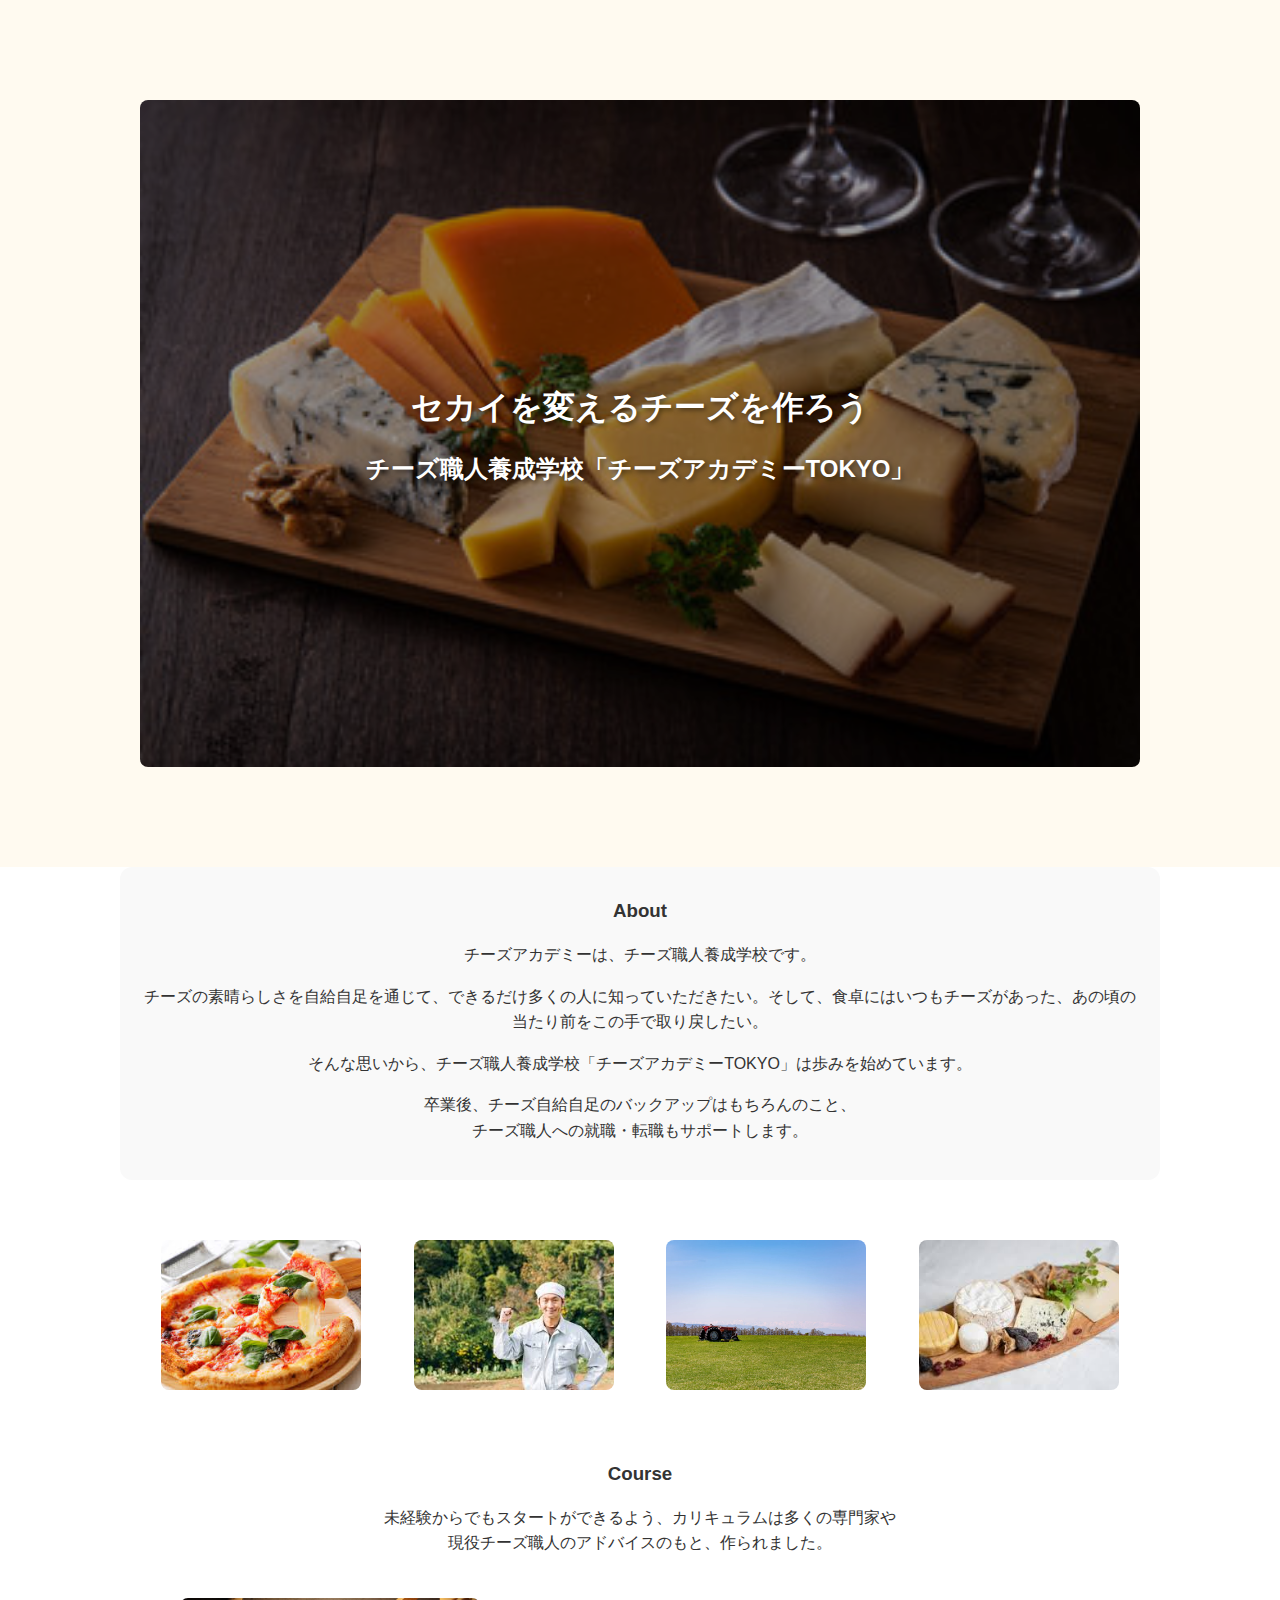
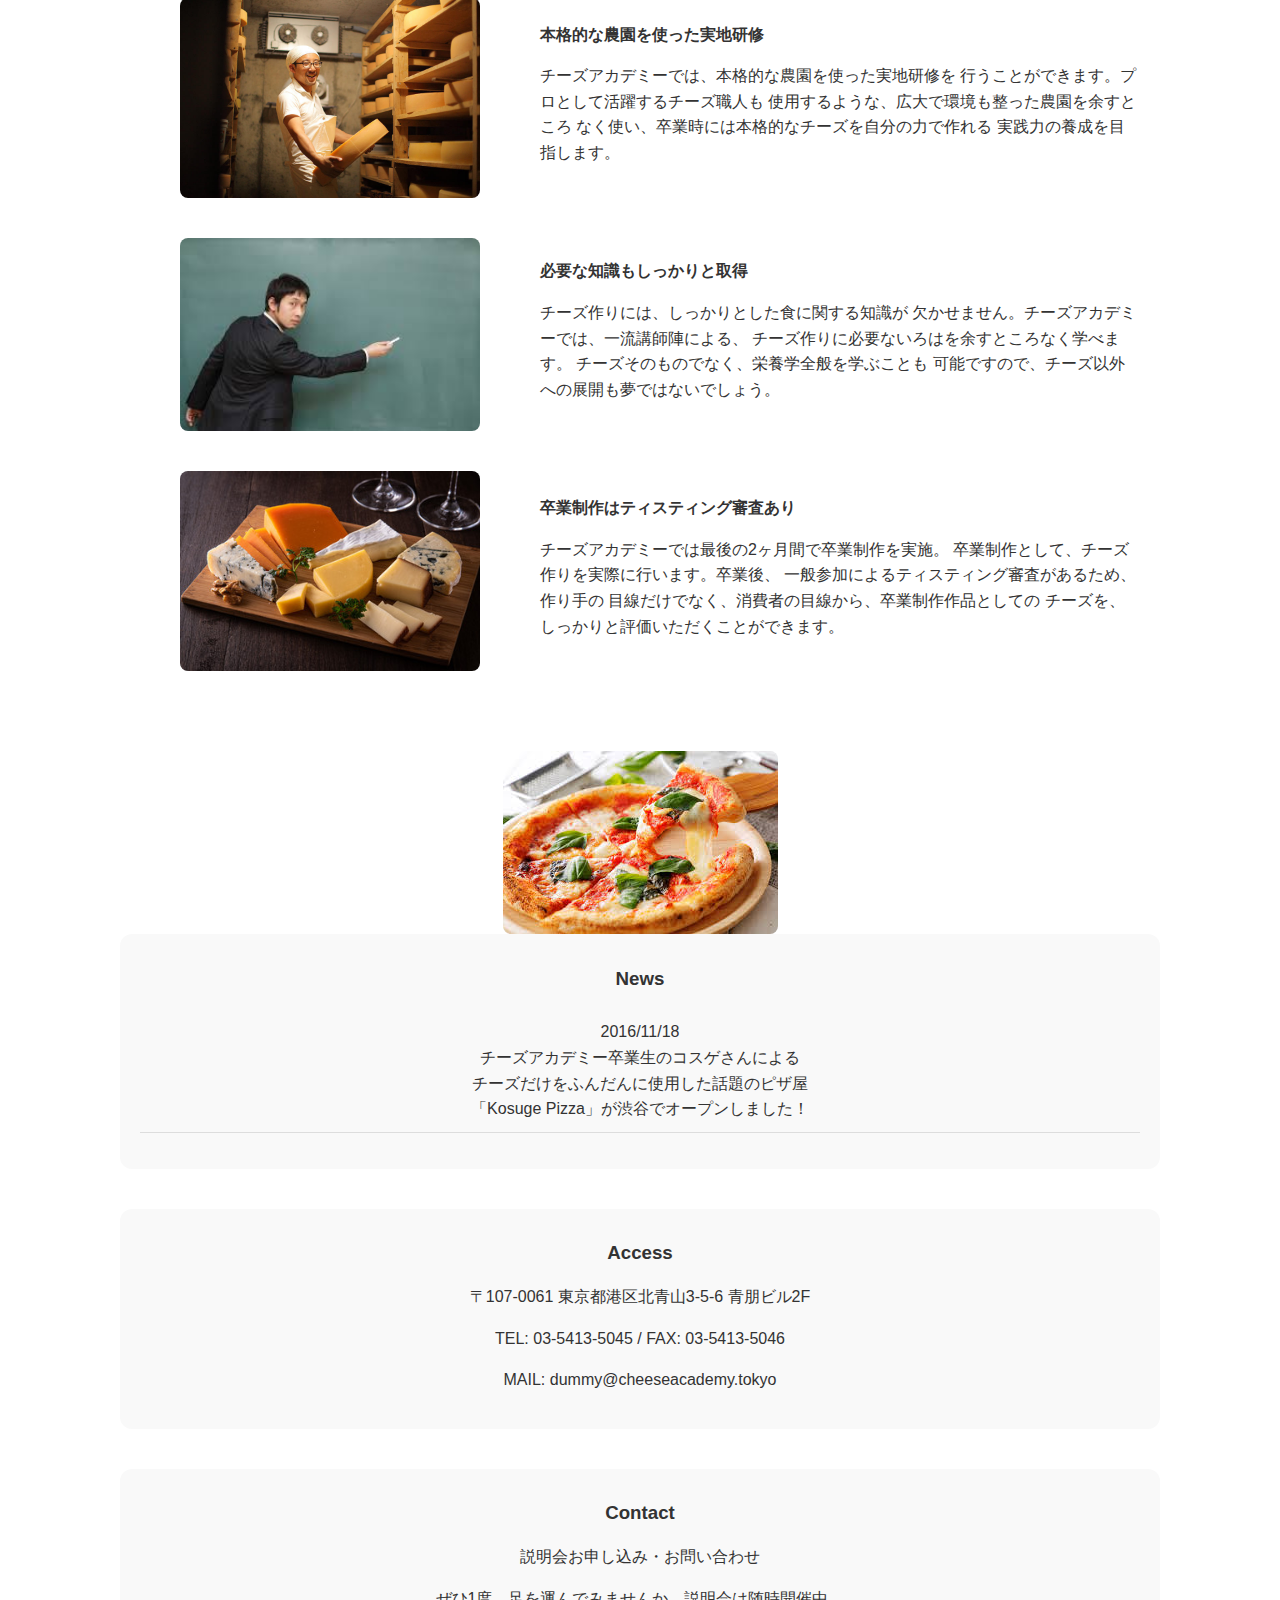
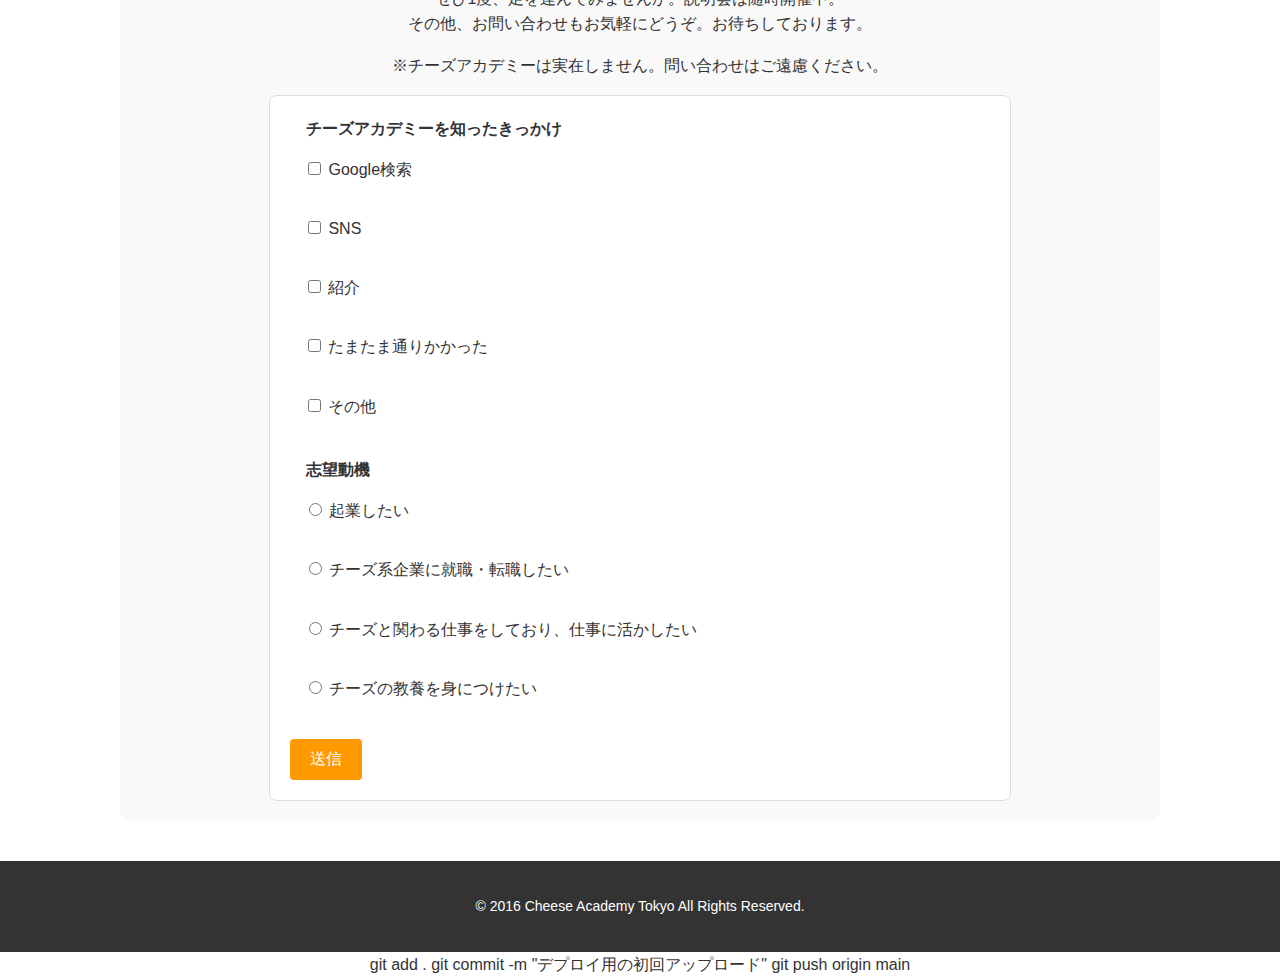
<file: index.html>
<!DOCTYPE html>
<html lang="ja">
<head>
  <meta charset="UTF-8" />
  <meta name="viewport" content="width=device-width, initial-scale=1.0" />
  <title>チーズアカデミーTOKYO</title>
  <link rel="stylesheet" href="style.css" />
</head>
<body>

  <!-- ヒーローエリア -->
  <header class="hero">
     <header class="hero">
        <div class="hero-text">
          <h1>セカイを変えるチーズを作ろう</h1>
          <h2>チーズ職人養成学校「チーズアカデミーTOKYO」</h2>
        </div>
        <img src="image/cheese.jpg" alt="チーズアカデミーのイメージ写真" class="hero-img" />
      </header>
        
</header>

  <!-- Aboutセクション -->
  <section class="about">
    <h3>About</h3>
    <p>チーズアカデミーは、チーズ職人養成学校です。</p>
    <p>チーズの素晴らしさを自給自足を通じて、できるだけ多くの人に知っていただきたい。そして、食卓にはいつもチーズがあった、あの頃の当たり前をこの手で取り戻したい。</p>
    <p>そんな思いから、チーズ職人養成学校「チーズアカデミーTOKYO」は歩みを始めています。</p>
    <p>卒業後、チーズ自給自足のバックアップはもちろんのこと、
        <br>チーズ職人への就職・転職もサポートします。</p>
  </section>

  <!-- ギャラリー -->
  <section class="gallery">
    <img src="image/pizza.jpeg" alt="ピザ" />
    <img src="image/農家　職人.jpeg" alt="農家" />
    <img src="image/牛職人.webp" alt="牛職人" />
    <img src="image/チーズバイキング.jpeg" alt="チーズバイキング" />
  </section>

  <!-- コース紹介 -->
  <section class="course">
    <h3>Course</h3>
    <p>未経験からでもスタートができるよう、カリキュラムは多くの専門家や
        <br>現役チーズ職人のアドバイスのもと、作られました。</p>
        <br>

    <div class="content-box">
      <img src="image/asr_shiawase-cheese_15.jpg" alt="実地研修" />
      <div class="text-box">
        <h4>本格的な農園を使った実地研修</h4>
        <p>チーズアカデミーでは、本格的な農園を使った実地研修を
            行うことができます。プロとして活躍するチーズ職人も
            使用するような、広大で環境も整った農園を余すところ
            なく使い、卒業時には本格的なチーズを自分の力で作れる
            実践力の養成を目指します。</p>
      </div>
    </div>

    <div class="content-box">
      <img src="image/教師フリー素材.jpeg" alt="座学講師" />
      <div class="text-box">
        <h4>必要な知識もしっかりと取得</h4>
        <p>チーズ作りには、しっかりとした食に関する知識が
            欠かせません。チーズアカデミーでは、一流講師陣による、
            チーズ作りに必要ないろはを余すところなく学べます。
            チーズそのものでなく、栄養学全般を学ぶことも
            可能ですので、チーズ以外への展開も夢ではないでしょう。</p>
      </div>
    </div>

    <div class="content-box">
      <img src="image/cheese.jpg" alt="卒業制作" />
      <div class="text-box">
        <h4>卒業制作はティスティング審査あり</h4>
        <p>チーズアカデミーでは最後の2ヶ月間で卒業制作を実施。
            卒業制作として、チーズ作りを実際に行います。卒業後、
            一般参加によるティスティング審査があるため、作り手の
            目線だけでなく、消費者の目線から、卒業制作作品としての
            チーズを、しっかりと評価いただくことができます。</p>
      </div>
    </div>
  </section>

  <!-- News -->
  <img src="image/pizza.jpeg" alt="ピザ" />
  <section class="news">
    <h3>News</h3>
    <ul>
      <li>
        <time datetime="2016-11-18">2016/11/18</time><br />
        チーズアカデミー卒業生のコスゲさんによる<br />
        チーズだけをふんだんに使用した話題のピザ屋<br />
        「Kosuge Pizza」が渋谷でオープンしました！
      </li>
    </ul>
  </section>

  <!-- Access -->
  <section class="access">
    <h3>Access</h3>
    <p>〒107-0061 東京都港区北青山3-5-6 青朋ビル2F</p>
    <p>TEL: 03-5413-5045 / FAX: 03-5413-5046</p>
    <p>MAIL: dummy@cheeseacademy.tokyo</p>
  </section>

  <!-- Contact -->
  <section class="contact">
    <h3>Contact</h3>
    <p>説明会お申し込み・お問い合わせ</p>
    <p>ぜひ1度、足を運んでみませんか。説明会は随時開催中。<br>その他、お問い合わせもお気軽にどうぞ。お待ちしております。</p>
    <p>※チーズアカデミーは実在しません。問い合わせはご遠慮ください。</p>

    <form>
      <fieldset>
        <legend>チーズアカデミーを知ったきっかけ</legend>
        <label><input type="checkbox" name="reason" value="google" /> Google検索</label><br />
        <label><input type="checkbox" name="reason" value="sns" /> SNS</label><br />
        <label><input type="checkbox" name="reason" value="intro" /> 紹介</label><br />
        <label><input type="checkbox" name="reason" value="street" /> たまたま通りかかった</label><br />
        <label><input type="checkbox" name="reason" value="other" /> その他</label>
      </fieldset>

      <fieldset>
        <legend>志望動機</legend>
        <label><input type="radio" name="motivation" value="startup" /> 起業したい</label><br />
        <label><input type="radio" name="motivation" value="job" /> チーズ系企業に就職・転職したい</label><br />
        <label><input type="radio" name="motivation" value="work" /> チーズと関わる仕事をしており、仕事に活かしたい</label><br />
        <label><input type="radio" name="motivation" value="study" /> チーズの教養を身につけたい</label>
      </fieldset>

      <input type="submit" value="送信" />
    </form>
  </section>

  <!-- フッター -->
  <footer>
    <p>&copy; 2016 Cheese Academy Tokyo All Rights Reserved.</p>
  </footer>

</body>
</html>

git add .
git commit -m "デプロイ用の初回アップロード"
git push origin main
</file>
<file: style.css>
/* ベース設定 */
body {
    margin: 0;
    font-family: "Yu Gothic", "游ゴシック", sans-serif;
    color: #333;
    line-height: 1.6;
    background-color: #fff;
    text-align: center;
  }
  
  img {
    max-width: 100%;
    height: auto;
    display: block;
    margin: 0 auto;
    border-radius: 8px;
  }
  
  h1, h2, h3, h4 {
    margin: 0.5em 0;
    font-weight: bold;
  }
  
  p {
    margin: 1em 0;
  }
  
  /* ヘッダー */
  .hero {
    background-color: #fffaf0;
    padding: 40px 20px;
  }
  
  .hero-img {
    margin: 20px auto;
    max-width: 1000px;
    width: 100%;
    height: auto;
  }
  
  /* セクション共通 */
  section {
    padding: 40px 20px;
    max-width: 1000px;
    margin: 0 auto;
  }
  
  .about, .news, .access, .contact {
    background-color: #f9f9f9;
    margin-bottom: 40px;
    border-radius: 12px;
    padding: 20px;
  }
  
  /* ギャラリー */
  .gallery {
    display: flex;
    flex-wrap: wrap;
    justify-content: center;
    gap: 10px;
    padding: 20px;
    .hero-img {
        width: 70%;
        height: 60px; /* ←ここを好きな高さに変えてOK */
        object-fit: cover;
        display: block;
        filter: brightness(60%);
      }
      
  }
  
  .gallery img {
    width: 200px;
    height: 150px;
    object-fit: cover;
  }
  
  /* コース紹介 */
  .content-box {
    display: flex;
    flex-wrap: wrap;
    justify-content: center;
    gap: 20px;
    margin-bottom: 40px;
    align-items: center;
  }
  
  .content-box img {
    width: 300px;
    height: auto;
  }
  
  .text-box {
    flex: 1 1 300px;
    max-width: 600px;
    text-align: left;
  }
  
  /* NEWS */
  .news ul {
    list-style: none;
    padding: 0;
  }
  
  .news li {
    padding: 10px 0;
    border-bottom: 1px solid #ddd;
  }
  
  /* フォーム */
  form {
    background-color: #fff;
    padding: 20px;
    border-radius: 8px;
    border: 1px solid #ddd;
    text-align: left;
    max-width: 700px;
    margin: 0 auto;
  }
  
  fieldset {
    margin-bottom: 20px;
    border: none;
  }
  
  legend {
    font-weight: bold;
    margin-bottom: 10px;
  }
  
  label {
    display: block;
    margin-bottom: 8px;
  }
  
  input[type="submit"] {
    padding: 10px 20px;
    background-color: #ff9900;
    border: none;
    border-radius: 4px;
    color: white;
    font-size: 16px;
    cursor: pointer;
  }
  
  input[type="submit"]:hover {
    background-color: #e68a00;
  }
  
  /* フッター */
  footer {
    padding: 20px;
    background-color: #333;
    color: #fff;
    font-size: 14px;
  }
  
  /* レスポンシブ */
  @media (max-width: 768px) {
    .content-box {
      flex-direction: column;
      text-align: center;
    }
  
    .text-box {
      text-align: center;
    }
  }
  
  .hero {
    position: relative;
    text-align: center;
    color: white;
  }
  
  .hero-img {
    width: 100%;
    height: auto;
    display: block;
    filter: brightness(60%); /* 画像少し暗くして文字を見やすく */
  }
  
  .hero-text {
    position: absolute;
    top: 50%;
    left: 50%;
    transform: translate(-50%, -50%);
    z-index: 2;
  }
  
  .hero-text h1, .hero-text h2 {
    margin: 0.5em 0;
    color: white;
    text-shadow: 2px 2px 5px rgba(0, 0, 0, 0.5); /* 文字に影を付けて読みやすく */
  }
</file>
